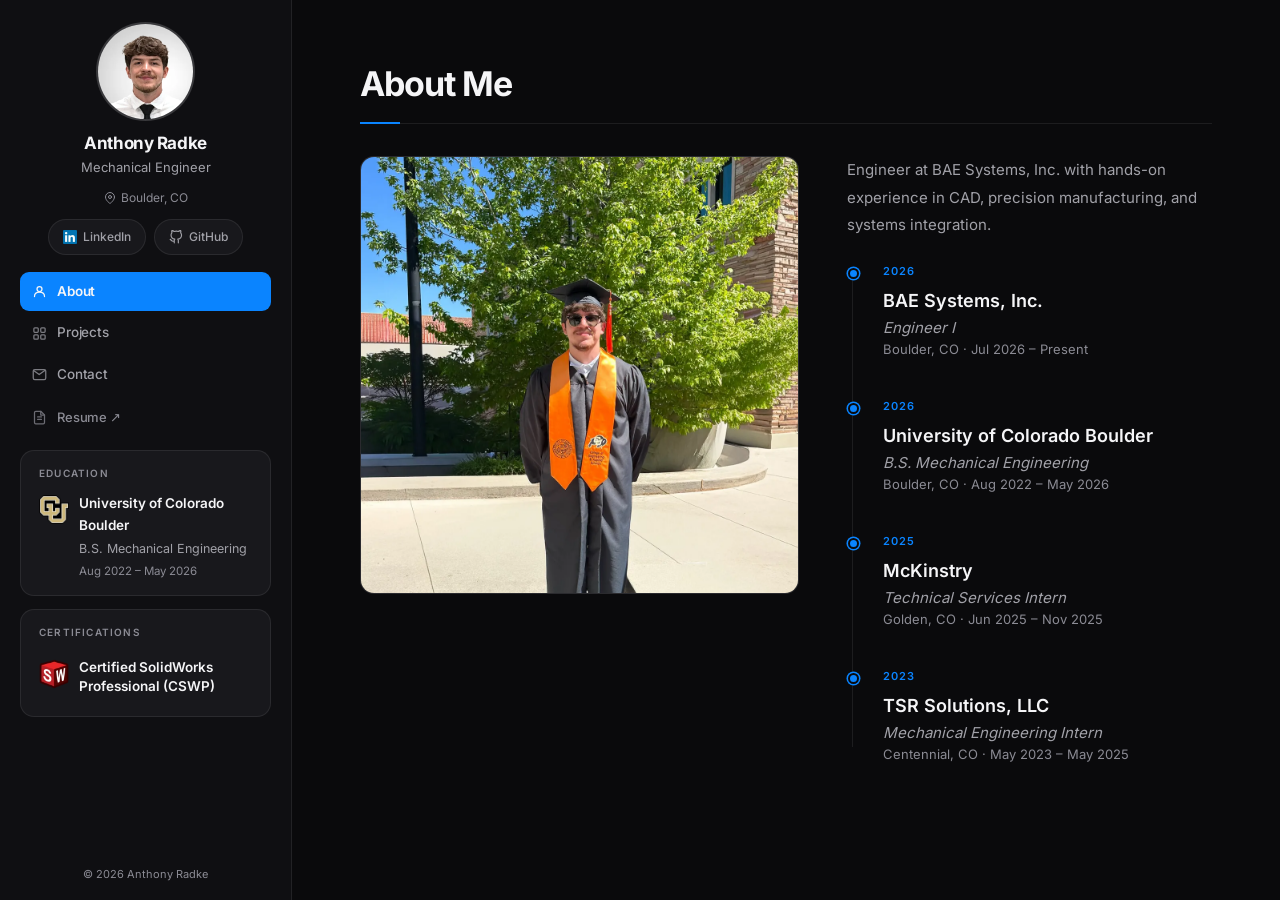
<file: index.html>
<!DOCTYPE html>
<html lang="en">
<head>
    <meta charset="UTF-8">
    <meta name="viewport" content="width=device-width, initial-scale=1.0">
    <meta name="description" content="Anthony Radke is a mechanical engineer (B.S., CU Boulder) and Certified SolidWorks Professional focused on CAD, sheet metal design, DFM, and precision mechanical systems.">
    <meta name="theme-color" content="#0a0a0c">
    <title>Anthony Radke | Mechanical Engineer</title>
    <link rel="canonical" href="https://anthonyradke.com/">
    <link rel="icon" href="/favicon.ico" sizes="48x48">
    <link rel="icon" href="/images/icon-192.png" type="image/png" sizes="192x192">
    <link rel="apple-touch-icon" href="/apple-touch-icon.png">

    <meta property="og:type" content="website">
    <meta property="og:site_name" content="Anthony Radke">
    <meta property="og:title" content="Anthony Radke | Mechanical Engineer">
    <meta property="og:description" content="Mechanical engineering portfolio: CAD, sheet metal design, DFM, and precision mechanical systems.">
    <meta property="og:url" content="https://anthonyradke.com/">
    <meta property="og:image" content="https://anthonyradke.com/images/og-home.jpg">
    <meta property="og:image:width" content="1200">
    <meta property="og:image:height" content="630">
    <meta property="og:image:alt" content="Anthony Radke, Mechanical Engineer, CU Boulder">
    <meta name="twitter:card" content="summary_large_image">

    <script type="application/ld+json">
    {
        "@context": "https://schema.org",
        "@type": "Person",
        "name": "Anthony Radke",
        "url": "https://anthonyradke.com/",
        "image": "https://anthonyradke.com/images/profile.webp",
        "jobTitle": "Engineer I",
        "worksFor": { "@type": "Organization", "name": "BAE Systems, Inc." },
        "email": "mailto:ar@anthonyradke.com",
        "address": { "@type": "PostalAddress", "addressLocality": "Boulder", "addressRegion": "CO", "addressCountry": "US" },
        "alumniOf": { "@type": "CollegeOrUniversity", "name": "University of Colorado Boulder" },
        "hasCredential": { "@type": "EducationalOccupationalCredential", "name": "Certified SolidWorks Professional (CSWP)" },
        "sameAs": ["https://linkedin.com/in/anthonyradke", "https://github.com/anthonyradke"]
    }
    </script>

    <link rel="preload" href="/fonts/inter-latin.woff2" as="font" type="font/woff2" crossorigin>
    <link rel="stylesheet" href="css/styles.css?v=16">
    <script src="js/sidebar.js?v=7"></script>
</head>
<body>

    <!-- MOBILE HEADER -->
    <div class="mobile-header">
        <button class="mobile-toggle" id="mobileToggle" aria-label="Toggle menu" aria-expanded="false">
            <span></span><span></span><span></span>
        </button>
        <span class="mobile-name">Anthony Radke</span>
    </div>
    <div class="sidebar-overlay" id="sidebarOverlay"></div>

    <div class="app-shell">

        <!-- ========== SIDEBAR ========== -->
        <app-sidebar></app-sidebar>

        <!-- ========== MAIN CONTENT ========== -->
        <main class="main-content">

            <!-- ABOUT -->
            <section id="about" class="page-section active">
                <h2>About Me</h2>
                <div class="about-content">
                    <div class="about-image-frame">
                        <img src="images/about.webp" alt="Anthony Radke" class="about-image" width="1200" height="1600" fetchpriority="high">
                    </div>
                    <div class="about-text">
                        <p>Engineer at BAE Systems, Inc. with hands-on experience in CAD, precision manufacturing, and systems integration.</p>

                        <div class="timeline">

                            <div class="timeline-item">
                                <div class="timeline-dot"></div>
                                <div class="timeline-year">2026</div>
                                <div class="timeline-content">
                                    <h3>BAE Systems, Inc.</h3>
                                    <p class="timeline-role">Engineer I</p>
                                    <p class="timeline-meta">Boulder, CO &middot; Jul 2026 – Present</p>
                                </div>
                            </div>

                            <div class="timeline-item">
                                <div class="timeline-dot"></div>
                                <div class="timeline-year">2026</div>
                                <div class="timeline-content">
                                    <h3>University of Colorado Boulder</h3>
                                    <p class="timeline-role">B.S. Mechanical Engineering</p>
                                    <p class="timeline-meta">Boulder, CO &middot; Aug 2022 – May 2026</p>
                                </div>
                            </div>

                            <div class="timeline-item">
                                <div class="timeline-dot"></div>
                                <div class="timeline-year">2025</div>
                                <div class="timeline-content">
                                    <h3>McKinstry</h3>
                                    <p class="timeline-role">Technical Services Intern</p>
                                    <p class="timeline-meta">Golden, CO &middot; Jun 2025 – Nov 2025</p>
                                </div>
                            </div>

                            <div class="timeline-item">
                                <div class="timeline-dot"></div>
                                <div class="timeline-year">2023</div>
                                <div class="timeline-content">
                                    <h3>TSR Solutions, LLC</h3>
                                    <p class="timeline-role">Mechanical Engineering Intern</p>
                                    <p class="timeline-meta">Centennial, CO &middot; May 2023 – May 2025</p>
                                </div>
                            </div>

                        </div>
                    </div>
                </div>
            </section>

            <!-- PROJECTS -->
            <section id="projects" class="page-section">
                <h2>Projects</h2>
                <div class="projects-grid">

                    <div class="project-card-wrap">
                        <a href="projects/seeder/" class="project-card">
                            <div class="project-image-wrap">
                                <img src="images/projects/seeder/poster-card.webp" alt="Automated Precision Seed Dispensing System" width="800" height="600" loading="lazy" decoding="async">
                                <div class="project-overlay"><span>View Details</span></div>
                            </div>
                            <div class="project-info">
                                <h3>Automated Precision Seed Dispensing System</h3>
                                <p class="project-tags">SolidWorks &middot; Sheet Metal Design &middot; GD&amp;T &middot; DFM &middot; Rapid Prototyping</p>
                                <p class="project-desc">Modular precision seeder designed for Rooted Robotics; places single seeds into individual tray cells at 95% accuracy, integrating with their conveyor for under $5,000.</p>
                            </div>
                        </a>
                        <button type="button" class="project-poster-btn" data-cert="images/projects/seeder/poster.webp" data-cert-title="Automated Precision Seed Dispensing System: Poster"><svg xmlns="http://www.w3.org/2000/svg" width="12" height="12" viewBox="0 0 24 24" fill="none" stroke="currentColor" stroke-width="2.5" stroke-linecap="round" stroke-linejoin="round" aria-hidden="true"><path d="M15 3h6v6"/><path d="M10 14 21 3"/><path d="M18 13v6a2 2 0 0 1-2 2H5a2 2 0 0 1-2-2V8a2 2 0 0 1 2-2h6"/></svg>Poster</button>
                    </div>

                    <!-- To add a project: copy the <div class="project-card-wrap"> block above and update href, img src, title, tags, and desc -->

                </div>
            </section>

            <!-- CONTACT -->
            <section id="contact" class="page-section">
                <h2>Contact</h2>
                <p class="contact-intro">Have a project, opportunity, or question? I'd love to hear from you.</p>

                <!-- Address is assembled by main.js to keep it out of plain-text scrapers -->
                <div class="contact-email">
                    <a class="contact-email-link" id="contactEmail" data-user="ar" data-domain="anthonyradke.com">
                        <svg xmlns="http://www.w3.org/2000/svg" width="16" height="16" viewBox="0 0 24 24" fill="none" stroke="currentColor" stroke-width="2" stroke-linecap="round" stroke-linejoin="round" aria-hidden="true"><rect x="2" y="4" width="20" height="16" rx="2.5"></rect><path d="m2.5 5.5 9 6.5 9-6.5"></path></svg>
                        <span class="contact-email-text"></span>
                    </a>
                    <button type="button" class="contact-copy-btn" id="copyEmail" aria-label="Copy email address">
                        <svg xmlns="http://www.w3.org/2000/svg" width="13" height="13" viewBox="0 0 24 24" fill="none" stroke="currentColor" stroke-width="2" stroke-linecap="round" stroke-linejoin="round" aria-hidden="true"><rect x="9" y="9" width="13" height="13" rx="2"></rect><path d="M5 15H4a2 2 0 0 1-2-2V4a2 2 0 0 1 2-2h9a2 2 0 0 1 2 2v1"></path></svg>
                        <span>Copy</span>
                    </button>
                </div>

                <p class="contact-divider">Or send a message</p>
                <form
                    class="contact-form"
                    id="contactForm"
                    action="https://formspree.io/f/xzezerqg"
                    method="POST"
                >
                    <!-- Spam trap: bots fill this in, humans never see it -->
                    <input class="hp-field" type="text" name="_gotcha" tabindex="-1" autocomplete="off" aria-hidden="true">

                    <div class="form-row">
                        <div class="form-group">
                            <label for="name">Name</label>
                            <input type="text" id="name" name="name" placeholder="Your Name" required autocomplete="name">
                        </div>
                        <div class="form-group">
                            <label for="email">Email</label>
                            <input type="email" id="email" name="email" placeholder="your@email.com" required autocomplete="email">
                        </div>
                    </div>
                    <div class="form-group">
                        <label for="subject">Subject</label>
                        <input type="text" id="subject" name="subject" placeholder="What's this about?">
                    </div>
                    <div class="form-group">
                        <label for="message">Message</label>
                        <textarea id="message" name="message" rows="5" placeholder="Your message..." required></textarea>
                    </div>
                    <button type="submit" class="btn-submit">Send Message</button>
                    <p class="form-notice" id="formNotice" aria-live="polite"></p>
                </form>
            </section>

        </main>
    </div>

    <!-- ========== PDF MODAL ========== -->
    <div class="pdf-modal" id="pdfModal" role="dialog" aria-modal="true" aria-labelledby="pdfModalTitle">
        <div class="pdf-modal-inner">
            <div class="pdf-modal-header">
                <h2 class="pdf-modal-title" id="pdfModalTitle"></h2>
                <button class="pdf-modal-close" id="pdfModalClose" aria-label="Close modal">&times;</button>
            </div>
            <div class="pdf-modal-body">
                <img class="cert-img" id="certImg" alt="">
            </div>
        </div>
    </div>

    <script src="js/main.js?v=7"></script>
</body>
</html>
</file>
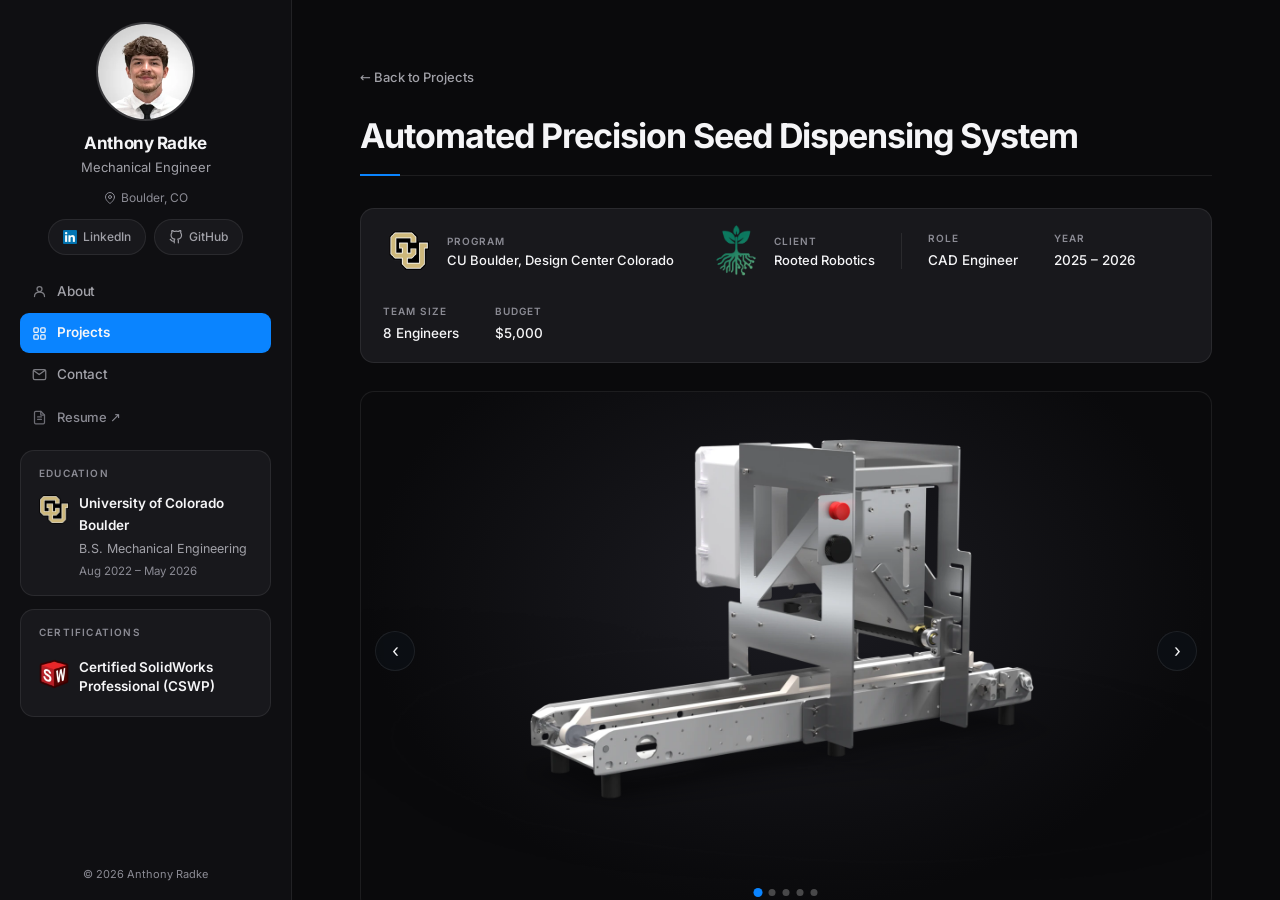
<file: projects/seeder/index.html>
<!DOCTYPE html>
<html lang="en">
<head>
    <meta charset="UTF-8">
    <meta name="viewport" content="width=device-width, initial-scale=1.0">
    <title>Automated Precision Seed Dispensing System | Anthony Radke</title>
    <meta name="description" content="Senior capstone for Rooted Robotics: a modular precision seeder that places single seeds into tray cells at 95% accuracy, built for under $5,000. CAD, sheet metal design, and testing by Anthony Radke.">
    <meta name="theme-color" content="#0a0a0c">
    <link rel="canonical" href="https://anthonyradke.com/projects/seeder/">
    <link rel="icon" href="/favicon.ico" sizes="48x48">
    <link rel="icon" href="/images/icon-192.png" type="image/png" sizes="192x192">
    <link rel="apple-touch-icon" href="/apple-touch-icon.png">

    <meta property="og:type" content="article">
    <meta property="og:site_name" content="Anthony Radke">
    <meta property="og:title" content="Automated Precision Seed Dispensing System">
    <meta property="og:description" content="A modular precision seeder for Rooted Robotics: single-seed placement at 95% accuracy, built for under $5,000.">
    <meta property="og:url" content="https://anthonyradke.com/projects/seeder/">
    <meta property="og:image" content="https://anthonyradke.com/images/projects/seeder/og.jpg">
    <meta property="og:image:width" content="1200">
    <meta property="og:image:height" content="630">
    <meta property="og:image:alt" content="Rendered CAD assembly of the precision seeder mounted on a conveyor">
    <meta name="twitter:card" content="summary_large_image">

    <link rel="preload" href="/fonts/inter-latin.woff2" as="font" type="font/woff2" crossorigin>
    <link rel="preload" href="../../images/projects/seeder/carousel1.webp" as="image" fetchpriority="high">
    <link rel="stylesheet" href="../../css/styles.css?v=16">
    <script src="../../js/sidebar.js?v=7"></script>
</head>
<body>

    <!-- MOBILE HEADER -->
    <div class="mobile-header">
        <button class="mobile-toggle" id="mobileToggle" aria-label="Toggle menu" aria-expanded="false">
            <span></span><span></span><span></span>
        </button>
        <span class="mobile-name">Anthony Radke</span>
    </div>
    <div class="sidebar-overlay" id="sidebarOverlay"></div>

    <div class="app-shell">

        <!-- ========== SIDEBAR ========== -->
        <app-sidebar></app-sidebar>

        <!-- ========== MAIN CONTENT ========== -->
        <main class="main-content">
            <div class="page-section active">

                <a href="/#projects" class="back-link">← Back to Projects</a>

                <h1>Automated Precision Seed Dispensing System</h1>

                <!-- PROJECT INFO BAR -->
                <div class="project-info-bar">
                    <div class="project-logo-card">
                        <div class="project-logo-slot">
                            <img src="../../images/cu-logo.webp" alt="CU Boulder, Design Center Colorado" width="128" height="124" style="width:78%;height:78%">
                        </div>
                        <div class="project-logo-meta">
                            <span class="project-logo-label">Program</span>
                            <span class="project-logo-org">CU Boulder, Design Center Colorado</span>
                        </div>
                    </div>
                    <div class="project-logo-card">
                        <div class="project-logo-slot">
                            <img src="../../images/rooted-logo.webp" alt="Rooted Robotics" width="128" height="125">
                        </div>
                        <div class="project-logo-meta">
                            <span class="project-logo-label">Client</span>
                            <span class="project-logo-org">Rooted Robotics</span>
                        </div>
                    </div>
                    <div class="project-info-bar-divider"></div>
                    <div class="project-meta-item">
                        <span class="project-meta-label">Role</span>
                        <span class="project-meta-value">CAD Engineer</span>
                    </div>
                    <div class="project-meta-item">
                        <span class="project-meta-label">Year</span>
                        <span class="project-meta-value">2025 – 2026</span>
                    </div>
                    <div class="project-meta-item">
                        <span class="project-meta-label">Team Size</span>
                        <span class="project-meta-value">8 Engineers</span>
                    </div>
                    <div class="project-meta-item">
                        <span class="project-meta-label">Budget</span>
                        <span class="project-meta-value">$5,000</span>
                    </div>
                </div>

                <!-- HERO CAROUSEL -->
                <div class="hero-carousel" id="heroCarousel">
                    <div class="hero-carousel-track" id="heroTrack">
                        <div class="hero-carousel-slide" data-caption="Full Assembly — View 1">
                            <img src="../../images/projects/seeder/carousel1.webp" alt="Full assembly view 1" data-img-title="Assembly View 1" fetchpriority="high">
                        </div>
                        <div class="hero-carousel-slide" data-caption="Full Assembly — View 2">
                            <img src="../../images/projects/seeder/carousel2.webp" alt="Full assembly view 2" data-img-title="Assembly View 2" loading="lazy" decoding="async">
                        </div>
                        <div class="hero-carousel-slide" data-caption="Full Assembly — View 3">
                            <img src="../../images/projects/seeder/carousel3.webp" alt="Full assembly view 3" data-img-title="Assembly View 3" loading="lazy" decoding="async">
                        </div>
                        <div class="hero-carousel-slide" data-caption="Full Assembly — View 4">
                            <img src="../../images/projects/seeder/carousel4.webp" alt="Full assembly view 4" data-img-title="Assembly View 4" loading="lazy" decoding="async">
                        </div>
                        <div class="hero-carousel-slide" data-caption="Full Assembly — View 5">
                            <img src="../../images/projects/seeder/carousel5.webp" alt="Full assembly view 5" data-img-title="Assembly View 5" loading="lazy" decoding="async">
                        </div>
                    </div>

                    <button class="carousel-btn carousel-btn-prev" id="carouselPrev" aria-label="Previous image">&#8249;</button>
                    <button class="carousel-btn carousel-btn-next" id="carouselNext" aria-label="Next image">&#8250;</button>

                    <div class="carousel-dots" id="carouselDots"></div>
                    <div class="carousel-caption" id="carouselCaption"></div>
                </div>


                <div class="skill-tags">
                    <span class="skill-tag">SolidWorks</span>
                    <span class="skill-tag">SolidWorks Visualize</span>
                    <span class="skill-tag">Sheet Metal Design</span>
                    <span class="skill-tag">GD&amp;T</span>
                    <span class="skill-tag">Mechanical Assembly</span>
                    <span class="skill-tag">DFM</span>
                    <span class="skill-tag">Tolerance Analysis</span>
                    <span class="skill-tag">Rapid Prototyping</span>
                </div>

                <div class="project-body">

                    <h3>Overview</h3>
                    <p>
                        Rooted Robotics builds compact automation tools for small-scale indoor farms. Their existing
                        microgreens seeder couldn't handle crops like lettuce, basil, or tree seedlings. Those require
                        a single seed placed precisely in the center of each soil cell. Our team of eight engineers
                        designed, built, and delivered a fully modular precision seeding system that integrates with
                        Rooted Robotics' existing conveyor infrastructure and targets a bill of materials under $5,000.
                    </p>
                    <p>
                        The system uses a motor-driven rotating shaft fitted with an interchangeable resin-printed sleeve.
                        Seeds load from the hopper into individual pockets in the resin-printed sleeve, and as the
                        sleeve rotates, each pocket drops a single seed into one cell of the tray below until every
                        cell is filled.
                    </p>

                    <!-- STAT ROW -->
                    <div class="project-stat-row">
                        <div class="project-stat">
                            <div class="project-stat-value">95%</div>
                            <div class="project-stat-label">Seeding Accuracy</div>
                        </div>
                        <div class="project-stat">
                            <div class="project-stat-value">$4,700</div>
                            <div class="project-stat-label">Total Build Cost</div>
                        </div>
                        <div class="project-stat">
                            <div class="project-stat-value">3–10s</div>
                            <div class="project-stat-label">Per-Tray Cycle Time</div>
                        </div>
                        <div class="project-stat">
                            <div class="project-stat-value">10,000+</div>
                            <div class="project-stat-label">Seed Capacity</div>
                        </div>
                    </div>

                    <h3>My Role</h3>
                    <div class="project-split project-split--img-right">
                        <div class="project-split__text">
                            <p>
                                I served as the team's CAD engineer, responsible for the majority of the mechanical design
                                from individual parts through complete assemblies and the final drawing package. This included
                                the rotating shaft assembly, sliding hopper, and sheet metal frame. Every part was modeled
                                in SolidWorks, with tolerances and manufacturing method considered at each step to keep the
                                design producible within our budget and timeline.
                            </p>
                            <p>
                                An indirect but significant part of my role was managing the CAD environment itself:
                                maintaining version control, tracking revisions, keeping file naming and drawing formatting
                                consistent, and structuring assemblies so that mates could be edited and parts swapped
                                without breaking the model. Keeping everything clean and modifiable became especially
                                important as the design iterated through multiple revisions across two semesters.
                            </p>
                            <p>
                                Beyond CAD, I participated in the physical build and was part of a significant portion of
                                testing: brush interface selection, sleeve geometry iteration, full-system seeding runs,
                                and timed cycle tests.
                            </p>
                        </div>
                        <figure class="project-figure">
                            <img src="../../images/projects/seeder/teamphoto.webp" alt="Team photo" width="1200" height="1141" loading="lazy" decoding="async" style="object-fit: cover;">
                            <figcaption style="text-align: center;">Senior Capstone Team Photo</figcaption>
                        </figure>
                    </div>

                    <h3>Sheet Metal Frame</h3>
                    <div class="project-split project-split--img-right">
                        <div class="project-split__text">
                            <p>
                                The structural backbone is four bent sheet-metal panels laser-cut from 3/16" 5052 aluminum,
                                outsourced to OshCut. 5052 is highly corrosion resistant, making it well suited for a
                                humid greenhouse environment. I designed each panel in SolidWorks using sheet metal features,
                                with the goal of making them complex enough to consolidate parts and reduce overall part count,
                                while keeping them simple enough to remain manufacturable as flat laser-cut blanks with
                                straightforward bends.
                            </p>
                            <p>
                                The front panel carries all operator-facing controls (Grayhill touch encoder and e-stop).
                                A dedicated motor mounting plate between the front and rear panels positions the Teknic NEMA 34
                                servo motor using a precision-machined bore that the motor presses directly into, providing
                                accurate and repeatable alignment. Triangular cutouts reduce panel mass while providing wiring
                                access. The frame assembly bolts directly to Rooted Robotics' existing conveyor, so customers
                                can purchase the seeder and mount it to their system without any additional hardware.
                            </p>
                        </div>
                        <div class="hero-carousel hero-carousel--section" id="frameCarousel">
                            <div class="hero-carousel-track" id="frameTrack">
                                <div class="hero-carousel-slide" data-caption="Frame Subassembly View"><img src="../../images/projects/seeder/frame1.webp" alt="Frame view 1" loading="lazy" decoding="async"></div>
                                <div class="hero-carousel-slide" data-caption="Front Panel"><img src="../../images/projects/seeder/frame2.webp" alt="Frame view 2" loading="lazy" decoding="async"></div>
                                <div class="hero-carousel-slide" data-caption="Back Panel"><img src="../../images/projects/seeder/frame3.webp" alt="Frame view 3" loading="lazy" decoding="async"></div>
                                <div class="hero-carousel-slide" data-caption="Motor Mount"><img src="../../images/projects/seeder/frame4.webp" alt="Frame view 4" loading="lazy" decoding="async"></div>
                                <div class="hero-carousel-slide" data-caption="User Control Panel"><img src="../../images/projects/seeder/frame5.webp" alt="Frame view 5" loading="lazy" decoding="async"></div>
                            </div>
                            <button class="carousel-btn carousel-btn-prev" id="framePrev" aria-label="Previous">&#8249;</button>
                            <button class="carousel-btn carousel-btn-next" id="frameNext" aria-label="Next">&#8250;</button>
                            <div class="carousel-dots" id="frameDots"></div>
                            <div class="carousel-caption" id="frameCaption"></div>
                        </div>
                    </div>

                    <h3>Sliding Hopper</h3>
                    <div class="project-split project-split--img-right">
                        <div class="project-split__text">
                            <p>
                                A fully removable hopper wasn't feasible because we provisioned for a vibration motor mounted
                                directly to the hopper to agitate seeds if needed, which required a fixed electrical connection.
                                Instead, I designed a sliding hopper that still lets operators swap seed types and clean quickly.
                                The hopper is rigidly mounted to two sliding carriages from Item24 that ride in T-slots of
                                40×40mm aluminum extrusion rails. The operator loosens a single cam-lock clamp, slides the
                                hopper to the far left over a collection bucket, then slides it back until it contacts
                                integrated hard stops. One motion, fully repeatable positioning, no lifting required.
                            </p>
                            <p>
                                The two hopper panels are cut from 1/8" 5052 aluminum. Mounting flaps are integrated directly
                                into the sheet metal geometry, eliminating separate brackets. A laser-cut polycarbonate window
                                on the front panel lets operators monitor seed level without disturbing the hopper. The lower
                                edge uses a strip brush interface at the top of the sleeve to prevent seeds from crushing
                                against the hard metal edge of the hopper and to prevent double seeding, ensuring only one
                                seed loads into each pocket.
                            </p>
                        </div>
                        <div class="hero-carousel hero-carousel--section" id="hopperCarousel">
                            <div class="hero-carousel-track" id="hopperTrack">
                                <div class="hero-carousel-slide" data-caption="Hopper Subassembly View"><img src="../../images/projects/seeder/hopper1.webp" alt="Hopper view 1" loading="lazy" decoding="async"></div>
                                <div class="hero-carousel-slide" data-caption="Sliding Carriage"><img src="../../images/projects/seeder/hopper2.webp" alt="Hopper view 2" loading="lazy" decoding="async"></div>
                                <div class="hero-carousel-slide" data-caption="Mounted Sliding Hopper"><img src="../../images/projects/seeder/hopper3.webp" alt="Hopper view 3" loading="lazy" decoding="async"></div>
                                <div class="hero-carousel-slide" data-caption="Hopper Section View"><img src="../../images/projects/seeder/hopper4.webp" alt="Hopper view 4" loading="lazy" decoding="async"></div>
                                <div class="hero-carousel-slide" data-caption="Hopper/Shaft Brush Interface"><img src="../../images/projects/seeder/hopper5.webp" alt="Hopper view 5" loading="lazy" decoding="async"></div>
                            </div>
                            <button class="carousel-btn carousel-btn-prev" id="hopperPrev" aria-label="Previous">&#8249;</button>
                            <button class="carousel-btn carousel-btn-next" id="hopperNext" aria-label="Next">&#8250;</button>
                            <div class="carousel-dots" id="hopperDots"></div>
                            <div class="carousel-caption" id="hopperCaption"></div>
                        </div>
                    </div>

                    <h3>Rotating Shaft Assembly</h3>
                    <p>
                        The shaft assembly is the precision core of the system. It consists of a 20mm 304 stainless-steel
                        keyed shaft sourced from McMaster-Carr, a resin-printed interchangeable sleeve, two oil-embedded
                        bronze sleeve bearings mounted on aluminum pillow blocks, a spider coupling connecting the NEMA 34 motor,
                        and a dual-collar axial constraint system.
                    </p>
                    <p>
                        The sleeve is printed on a resin printer at Rooted Robotics' facility at 100% infill to prevent
                        cracking. Each sleeve contains six circumferential rows of slots, one row per tray cell row,
                        that capture a single seed and release it as the slot passes the bottom of its rotation arc.
                        Sleeves are interchangeable for different tray configurations (5 to 13 cells per row) and seed
                        sizes (3–7mm diameter). On the left, a two-piece clamping collar sets the axial home position.
                        On the right, a quick-release collar enables tool-free sleeve swaps in seconds. The right-side
                        bearing block is secured with wing nuts so it can be lifted away to free the sleeve without
                        any tools.
                    </p>
                    <p>
                        The mounting blocks for both bearings are machined from 6061 aluminum bar stock. I designed
                        the block geometry for simplicity: bandsaw and end mill operations only, while holding the
                        shaft elevation and alignment relative to the hopper outlet.
                    </p>

                    <div class="hero-carousel hero-carousel--section" id="shaftCarousel">
                        <div class="hero-carousel-track" id="shaftTrack">
                            <div class="hero-carousel-slide" data-caption="Rotating Shaft Subassembly View 1"><img src="../../images/projects/seeder/shaft1.webp" alt="Shaft assembly view 1" loading="lazy" decoding="async"></div>
                            <div class="hero-carousel-slide" data-caption="Rotating Shaft Subassembly View 2"><img src="../../images/projects/seeder/shaft2.webp" alt="Shaft assembly view 2" loading="lazy" decoding="async"></div>
                            <div class="hero-carousel-slide" data-caption="Rotating Shaft Subassembly View 3"><img src="../../images/projects/seeder/shaft3.webp" alt="Shaft assembly view 3" loading="lazy" decoding="async"></div>
                            <div class="hero-carousel-slide" data-caption="Interchangeable Sleeve"><img src="../../images/projects/seeder/shaft4.webp" alt="Shaft assembly view 4" loading="lazy" decoding="async"></div>
                        </div>
                        <button class="carousel-btn carousel-btn-prev" id="shaftPrev" aria-label="Previous">&#8249;</button>
                        <button class="carousel-btn carousel-btn-next" id="shaftNext" aria-label="Next">&#8250;</button>
                        <div class="carousel-dots" id="shaftDots"></div>
                        <div class="carousel-caption" id="shaftCaption"></div>
                    </div>

                    <h3>Testing &amp; Results</h3>
                    <p>
                        Testing spanned several phases over two semesters. Early prototyping used PLA sleeves and
                        manual shaft rotation to isolate the seed-crushing problem at the hopper-sleeve interface.
                        That work drove the switch to a modified hopper geometry and the strip brush solution.
                    </p>
                    <p>
                        I was directly involved in three major test campaigns:
                    </p>
                    <ul>
                        <li><strong>Brush selection:</strong> Tested brushes of varying bristle length, stiffness,
                            and filament material. Evaluated seed preservation, frictional drag on the shaft, and
                            single-seed slot-loading consistency. Final design uses two short, thin brushes in a
                            single holder, mounted perpendicular to the sleeve inside the hopper.</li>
                        <li><strong>Sleeve geometry iteration:</strong> Evaluated 8 slot profiles (teardrop, pyramid,
                            cylinder, obround, bulb, D-shape, large cone, small cone) using slow-motion camera
                            analysis of seed release. Bulb, teardrop, and pyramid were eliminated for double seeding.
                            The large cone geometry achieved the most consistent single-seed loading and uniform
                            release timing, and was selected for production.</li>
                        <li><strong>Full system seeding and timing runs:</strong> Rather than dialing in one tray
                            configuration, we developed a systematic method for programming motor velocities to
                            accommodate different tray sizes. This gave the machine a repeatable process for scaling
                            to new configurations without starting from scratch each time.</li>
                    </ul>
                    <p>
                        The system achieved <strong>95% seeding accuracy</strong>, completing a full tray in the
                        3–10 second window specified by the client. The final build came in at $4,692.57, within
                        the $5,000 budget.
                    </p>
                    <p>
                        To confirm the machine wasn't damaging seeds, we ran a germination comparison in controlled
                        greenhouse conditions, planting one tray by hand and one by machine with all other variables
                        held constant. The hand-planted tray germinated 67 seeds; the machine-planted tray germinated
                        64, a 95.5% germination rate relative to hand planting, meeting our requirement.
                    </p>

                    <h3>What I Learned</h3>
                    <p>
                        This project sharpened my ability to design for manufacturability under real constraints.
                        Every sheet metal part had to be confirmed manufacturable with OshCut before ordering, and
                        iterating on the hopper geometry to solve the seed-crushing problem taught me how much a
                        single interface can change a design's entire architecture.
                    </p>
                    <p>
                        Working across every level of the design, from individual fasteners to the complete assembly, also gave
                        me a much deeper appreciation for tolerance stack-ups. Small positional errors in the shaft
                        relative to the hopper outlet had an outsized effect on seeding accuracy, and managing that
                        through the mounting block geometry was one of the most demanding parts of the design.
                    </p>
                    <p>
                        Building and testing the physical machine alongside the CAD work closed the loop in a way
                        that pure design work doesn't. Watching a sleeve geometry that looked right on screen fail
                        to load seeds consistently, then iterating back to CAD to adjust the profile, was the most
                        valuable engineering feedback cycle I've experienced.
                    </p>

                </div>

            </div>
        </main>
    </div>

    <!-- ========== PDF MODAL (certs only) ========== -->
    <div class="pdf-modal" id="pdfModal" role="dialog" aria-modal="true" aria-labelledby="pdfModalTitle">
        <div class="pdf-modal-inner">
            <div class="pdf-modal-header">
                <h2 class="pdf-modal-title" id="pdfModalTitle"></h2>
                <button class="pdf-modal-close" id="pdfModalClose" aria-label="Close modal">&times;</button>
            </div>
            <div class="pdf-modal-body">
                <img class="cert-img" id="certImg" alt="">
            </div>
        </div>
    </div>

    <!-- ========== IMAGE MODAL ========== -->
    <div class="img-modal" id="imgModal" role="dialog" aria-modal="true" aria-labelledby="imgModalTitle">
        <div class="img-modal-inner">
            <div class="img-modal-header">
                <div class="img-modal-header-left">
                    <span class="img-modal-title" id="imgModalTitle"></span>
                    <span class="img-modal-counter" id="imgModalCounter"></span>
                </div>
                <button class="img-modal-close" id="imgModalClose" aria-label="Close">&times;</button>
            </div>
            <div class="img-modal-carousel">
                <div class="img-modal-track" id="imgModalTrack"></div>
                <button class="carousel-btn carousel-btn-prev" id="imgModalPrev" aria-label="Previous image">&#8249;</button>
                <button class="carousel-btn carousel-btn-next" id="imgModalNext" aria-label="Next image">&#8250;</button>
            </div>
            <div class="img-modal-footer">
                <div class="img-modal-caption" id="imgModalCaption"></div>
                <div class="img-modal-dots" id="imgModalDots"></div>
            </div>
        </div>
    </div>

    <script src="../../js/main.js?v=7"></script>
    <script>
    // ── Image modal ────────────────────────────────────────────────────────
    const imgModal        = document.getElementById('imgModal');
    const imgModalTrack   = document.getElementById('imgModalTrack');
    const imgModalTitle   = document.getElementById('imgModalTitle');
    const imgModalCounter = document.getElementById('imgModalCounter');
    const imgModalCaption = document.getElementById('imgModalCaption');
    const imgModalDots    = document.getElementById('imgModalDots');

    let modalImgs    = [];
    let modalCurrent = 0;
    let modalDots    = [];

    function buildModal(imgs) {
        imgModalTrack.innerHTML  = '';
        imgModalDots.innerHTML   = '';
        imgModalTrack.style.transition = 'none';
        imgModalTrack.style.transform  = 'translateX(0)';
        modalImgs = imgs;
        modalDots = imgs.map((item, i) => {
            const slide = document.createElement('div');
            slide.className = 'img-modal-slide';
            const img = document.createElement('img');
            img.src = item.src; img.alt = item.title;
            slide.appendChild(img);
            imgModalTrack.appendChild(slide);

            const dot = document.createElement('button');
            dot.className = 'carousel-dot';
            dot.setAttribute('aria-label', 'View ' + item.title);
            dot.addEventListener('click', () => modalGoTo(i));
            imgModalDots.appendChild(dot);
            return dot;
        });
    }

    function modalGoTo(index, instant) {
        const prev = modalCurrent;
        modalCurrent = (index + modalImgs.length) % modalImgs.length;
        if (instant) { imgModalTrack.style.transition = 'none'; void imgModalTrack.offsetWidth; }
        else           imgModalTrack.style.transition = '';
        imgModalTrack.style.transform = `translateX(-${modalCurrent * 100}%)`;
        modalDots.forEach((d, i) => d.classList.toggle('active', i === modalCurrent));
        imgModalTitle.textContent   = modalImgs[modalCurrent].title;
        imgModalCounter.textContent = `${modalCurrent + 1} / ${modalImgs.length}`;
        if (instant || prev === modalCurrent) {
            imgModalCaption.textContent = modalImgs[modalCurrent].caption;
        } else {
            imgModalCaption.classList.add('fading');
            setTimeout(() => { imgModalCaption.textContent = modalImgs[modalCurrent].caption; imgModalCaption.classList.remove('fading'); }, 150);
        }
    }

    let imgCloseTimer;
    let imgReturnFocus = null;

    function openImgModal(imgs, index) {
        clearTimeout(imgCloseTimer);
        imgModal.classList.remove('closing');
        imgReturnFocus = document.activeElement;
        buildModal(imgs);
        imgModal.classList.add('active');
        modalGoTo(index, true);
        document.getElementById('imgModalClose').focus({ focusVisible: false });
    }

    function closeImgModal() {
        if (!imgModal.classList.contains('active')) return;
        imgModal.classList.add('closing');
        imgCloseTimer = setTimeout(() => imgModal.classList.remove('active', 'closing'), 220);
        if (imgReturnFocus && imgReturnFocus.isConnected) imgReturnFocus.focus();
    }

    document.getElementById('imgModalClose').addEventListener('click', closeImgModal);
    document.getElementById('imgModalPrev').addEventListener('click', () => modalGoTo(modalCurrent - 1));
    document.getElementById('imgModalNext').addEventListener('click', () => modalGoTo(modalCurrent + 1));
    imgModal.addEventListener('click', e => { if (e.target === imgModal) closeImgModal(); });
    document.addEventListener('keydown', e => {
        if (!imgModal.classList.contains('active')) return;
        if (e.key === 'Escape')     closeImgModal();
        if (e.key === 'ArrowLeft')  modalGoTo(modalCurrent - 1);
        if (e.key === 'ArrowRight') modalGoTo(modalCurrent + 1);
    });

    // ── Unified carousel init (seamless loop, auto-advance, hover, touch, modal) ──
    const reduceMotion = window.matchMedia('(prefers-reduced-motion: reduce)');

    function initCarousel(carouselId, trackId, prevId, nextId, dotsId, captionId, imgs) {
        const carouselEl = document.getElementById(carouselId);
        const track      = document.getElementById(trackId);
        const dotsWrap   = document.getElementById(dotsId);
        const captionEl  = document.getElementById(captionId);
        const origSlides = Array.from(track.querySelectorAll('.hero-carousel-slide'));
        const total      = origSlides.length;

        // Seamless clone wrap
        track.insertBefore(origSlides[total - 1].cloneNode(true), origSlides[0]);
        track.appendChild(origSlides[0].cloneNode(true));

        let ci          = 1;
        let realCurrent = 0;
        let autoTimer   = null;
        let inView      = false;
        let hovered     = false;

        // Slides are lazy-loaded; once the carousel is near the viewport, load the
        // current slide's neighbours so they're ready before they slide in.
        function warm(c) {
            if (!inView) return;
            [c - 1, c, c + 1].forEach(i => {
                const img = track.children[i] && track.children[i].querySelector('img');
                if (img && img.loading === 'lazy') img.loading = 'eager';
            });
        }

        function clonedToReal(c) {
            if (c === 0)         return total - 1;
            if (c === total + 1) return 0;
            return c - 1;
        }

        function moveTo(newCi, instant) {
            if (instant) { track.style.transition = 'none'; void track.offsetWidth; }
            else           track.style.transition = '';
            track.style.transform = `translateX(-${newCi * 100}%)`;
            ci = newCi;
            realCurrent = clonedToReal(ci);
            warm(ci);
            dots.forEach((d, i) => d.classList.toggle('active', i === realCurrent));
            if (!instant) {
                captionEl.classList.add('fading');
                setTimeout(() => { captionEl.textContent = origSlides[realCurrent].dataset.caption || ''; captionEl.classList.remove('fading'); }, 150);
            }
        }

        const dots = origSlides.map((_, i) => {
            const d = document.createElement('button');
            d.className = 'carousel-dot';
            d.setAttribute('aria-label', 'Go to slide ' + (i + 1));
            d.addEventListener('click', () => { moveTo(i + 1, false); resetAuto(); });
            dotsWrap.appendChild(d);
            return d;
        });

        // Auto-advance only while visible, not hovered, tab active, and motion allowed.
        // Also called after manual navigation to restart the 4.5 s countdown.
        function resetAuto() {
            clearInterval(autoTimer);
            autoTimer = null;
            if (inView && !hovered && !document.hidden && !reduceMotion.matches) {
                autoTimer = setInterval(() => moveTo(ci + 1, false), 4500);
            }
        }

        new IntersectionObserver(([entry]) => {
            inView = entry.isIntersecting;
            warm(ci);
            resetAuto();
        }, { rootMargin: '200px 0px' }).observe(carouselEl);

        document.addEventListener('visibilitychange', resetAuto);
        reduceMotion.addEventListener('change', resetAuto);

        track.addEventListener('transitionend', () => {
            if (ci === 0)          moveTo(total,     true);
            else if (ci === total + 1) moveTo(1, true);
        });

        document.getElementById(prevId).addEventListener('click', () => { moveTo(ci - 1, false); resetAuto(); });
        document.getElementById(nextId).addEventListener('click', () => { moveTo(ci + 1, false); resetAuto(); });

        carouselEl.addEventListener('click', e => {
            if (e.target.closest('.carousel-btn') || e.target.closest('.carousel-dots')) return;
            openImgModal(imgs, realCurrent);
        });

        carouselEl.addEventListener('mouseenter', () => { hovered = true;  resetAuto(); });
        carouselEl.addEventListener('mouseleave', () => { hovered = false; resetAuto(); });

        let tx = 0;
        carouselEl.addEventListener('touchstart', e => { tx = e.touches[0].clientX; }, { passive: true });
        carouselEl.addEventListener('touchend',   e => {
            const dx = e.changedTouches[0].clientX - tx;
            if (Math.abs(dx) > 40) { moveTo(ci + (dx < 0 ? 1 : -1), false); resetAuto(); }
        });

        moveTo(1, true);
        captionEl.textContent = origSlides[0].dataset.caption || '';
        resetAuto();
    }

    // ── Carousel instances ─────────────────────────────────────────────────
    const HERO_IMGS = [
        { src: '../../images/projects/seeder/carousel1.webp', title: 'Assembly View 1', caption: 'Full Assembly — View 1' },
        { src: '../../images/projects/seeder/carousel2.webp', title: 'Assembly View 2', caption: 'Full Assembly — View 2' },
        { src: '../../images/projects/seeder/carousel3.webp', title: 'Assembly View 3', caption: 'Full Assembly — View 3' },
        { src: '../../images/projects/seeder/carousel4.webp', title: 'Assembly View 4', caption: 'Full Assembly — View 4' },
        { src: '../../images/projects/seeder/carousel5.webp', title: 'Assembly View 5', caption: 'Full Assembly — View 5' },
    ];
    const FRAME_IMGS = [
        { src: '../../images/projects/seeder/frame1.webp', title: 'Frame View 1', caption: 'Frame Subassembly View' },
        { src: '../../images/projects/seeder/frame2.webp', title: 'Frame View 2', caption: 'Front Panel' },
        { src: '../../images/projects/seeder/frame3.webp', title: 'Frame View 3', caption: 'Back Panel' },
        { src: '../../images/projects/seeder/frame4.webp', title: 'Frame View 4', caption: 'Motor Mount' },
        { src: '../../images/projects/seeder/frame5.webp', title: 'Frame View 5', caption: 'User Control Panel' },
    ];
    const HOPPER_IMGS = [
        { src: '../../images/projects/seeder/hopper1.webp', title: 'Hopper View 1', caption: 'Hopper Subassembly View' },
        { src: '../../images/projects/seeder/hopper2.webp', title: 'Hopper View 2', caption: 'Sliding Carriage' },
        { src: '../../images/projects/seeder/hopper3.webp', title: 'Hopper View 3', caption: 'Mounted Sliding Hopper' },
        { src: '../../images/projects/seeder/hopper4.webp', title: 'Hopper View 4', caption: 'Hopper Section View' },
        { src: '../../images/projects/seeder/hopper5.webp', title: 'Hopper View 5', caption: 'Hopper/Shaft Brush Interface' },
    ];
    const SHAFT_IMGS = [
        { src: '../../images/projects/seeder/shaft1.webp', title: 'Shaft View 1', caption: 'Rotating Shaft Subassembly View 1' },
        { src: '../../images/projects/seeder/shaft2.webp', title: 'Shaft View 2', caption: 'Rotating Shaft Subassembly View 2' },
        { src: '../../images/projects/seeder/shaft3.webp', title: 'Shaft View 3', caption: 'Rotating Shaft Subassembly View 3' },
        { src: '../../images/projects/seeder/shaft4.webp', title: 'Shaft View 4', caption: 'Interchangeable Sleeve' },
    ];

    initCarousel('heroCarousel',   'heroTrack',   'carouselPrev', 'carouselNext', 'carouselDots', 'carouselCaption', HERO_IMGS);
    initCarousel('frameCarousel',  'frameTrack',  'framePrev',    'frameNext',    'frameDots',    'frameCaption',    FRAME_IMGS);
    initCarousel('hopperCarousel', 'hopperTrack', 'hopperPrev',   'hopperNext',   'hopperDots',   'hopperCaption',   HOPPER_IMGS);
    initCarousel('shaftCarousel',  'shaftTrack',  'shaftPrev',    'shaftNext',    'shaftDots',    'shaftCaption',    SHAFT_IMGS);

    // ── Scroll reveal ──────────────────────────────────────────────────────
    const revealObserver = new IntersectionObserver((entries) => {
        entries.forEach(entry => {
            if (entry.isIntersecting) {
                entry.target.classList.add('revealed');
                revealObserver.unobserve(entry.target);
            }
        });
    }, { threshold: 0.08 });

    document.querySelectorAll(
        '.project-body h3, .project-body p, .project-body ul, .project-figure, .project-figure-grid, .project-split, .hero-carousel--section'
    ).forEach(el => {
        el.classList.add('scroll-reveal');
        revealObserver.observe(el);
    });

    // ── Stat card staggered entrance ───────────────────────────────────────
    const statObserver = new IntersectionObserver((entries) => {
        entries.forEach(entry => {
            if (entry.isIntersecting) {
                entry.target.querySelectorAll('.project-stat').forEach((stat, i) => {
                    setTimeout(() => stat.classList.add('stat-visible'), i * 90);
                });
                statObserver.unobserve(entry.target);
            }
        });
    }, { threshold: 0.2 });

    document.querySelectorAll('.project-stat-row').forEach(row => statObserver.observe(row));
    </script>
</body>
</html>
</file>
<file: css/styles.css>
/* ===========================================
   MECHANICAL ENGINEERING PORTFOLIO — dark mode
   =========================================== */

/* ---------- Font (self-hosted Inter, variable 400–700) ---------- */
@font-face {
    font-family: 'Inter';
    font-style: normal;
    font-weight: 400 700;
    font-display: swap;
    src: url('../fonts/inter-latin.woff2') format('woff2');
    unicode-range: U+0000-00FF, U+0131, U+0152-0153, U+02BB-02BC, U+02C6, U+02DA, U+02DC, U+0304, U+0308, U+0329, U+2000-206F, U+20AC, U+2122, U+2191, U+2193, U+2212, U+2215, U+FEFF, U+FFFD;
}

@font-face {
    font-family: 'Inter';
    font-style: normal;
    font-weight: 400 700;
    font-display: swap;
    src: url('../fonts/inter-latin-ext.woff2') format('woff2');
    unicode-range: U+0100-02BA, U+02BD-02C5, U+02C7-02CC, U+02CE-02D7, U+02DD-02FF, U+0304, U+0308, U+0329, U+1D00-1DBF, U+1E00-1E9F, U+1EF2-1EFF, U+2020, U+20A0-20AB, U+20AD-20C0, U+2113, U+2C60-2C7F, U+A720-A7FF;
}

/* ---------- Custom Properties ---------- */
:root {
    --bg:             #0a0a0c;
    --bg-secondary:   #0f0f12;
    --sidebar-bg:     #0f0f12;
    --card-bg:        #18181c;
    --card-bg-raised: #1e1e23;
    --text:           #f5f5f7;
    --text-secondary: #a1a1a8;
    --text-muted:     #8b8b94;
    --accent:         #0a84ff;
    --accent-hover:   #3d9bff;
    --accent-soft:    rgba(10, 132, 255, 0.14);
    --border:         rgba(255, 255, 255, 0.08);
    --border-strong:  rgba(255, 255, 255, 0.14);
    --card-shadow:    0 10px 40px rgba(0, 0, 0, 0.45);
    --font:           'Inter', system-ui, -apple-system, sans-serif;
    --radius:         14px;
    --radius-sm:      9px;
    --transition:     0.2s cubic-bezier(0.16, 1, 0.3, 1);
    --ease:           cubic-bezier(0.16, 1, 0.3, 1);
    --sidebar-width:  292px;
    --mobile-header:  56px;
}

/* ---------- Reset ---------- */
*, *::before, *::after {
    margin: 0;
    padding: 0;
    box-sizing: border-box;
}

html, body {
    height: 100%;
    overflow: hidden;
}

body {
    font-family: var(--font);
    color: var(--text);
    background: var(--bg);
    line-height: 1.6;
    -webkit-font-smoothing: antialiased;
}

img {
    max-width: 100%;
    display: block;
}

a {
    color: inherit;
    text-decoration: none;
}

:focus-visible {
    outline: 2px solid var(--accent);
    outline-offset: 2px;
}

button {
    font: inherit;
    color: inherit;
}

/* ===========================================
   MOBILE HEADER
   =========================================== */
.mobile-header {
    display: none;
    position: fixed;
    top: 0;
    left: 0;
    right: 0;
    height: var(--mobile-header);
    background: var(--sidebar-bg);
    border-bottom: 1px solid var(--border);
    z-index: 200;
    align-items: center;
    padding: 0 20px;
    gap: 14px;
}

.mobile-name {
    font-size: 15px;
    font-weight: 600;
    letter-spacing: -0.02em;
    color: var(--text);
}

.mobile-toggle {
    display: flex;
    flex-direction: column;
    justify-content: center;
    gap: 5px;
    background: none;
    border: none;
    cursor: pointer;
    padding: 10px;
    margin-left: -10px;
    border-radius: 6px;
}

.mobile-toggle span {
    display: block;
    width: 20px;
    height: 1.5px;
    background: var(--text);
    transition: transform 0.3s, opacity 0.3s;
    transform-origin: center;
}

.mobile-toggle[aria-expanded="true"] span:nth-child(1) {
    transform: translateY(6.5px) rotate(45deg);
}

.mobile-toggle[aria-expanded="true"] span:nth-child(2) {
    opacity: 0;
    transform: scaleX(0);
}

.mobile-toggle[aria-expanded="true"] span:nth-child(3) {
    transform: translateY(-6.5px) rotate(-45deg);
}

/* ===========================================
   APP SHELL
   =========================================== */
.app-shell {
    display: flex;
    height: 100vh;
    height: 100dvh;
    overflow: hidden;
}

/* ===========================================
   SIDEBAR
   =========================================== */

/* Reserve sidebar space before web component renders */
app-sidebar {
    display: block;
    width: var(--sidebar-width);
    flex-shrink: 0;
    min-height: 100vh;
    min-height: 100dvh;
    background: var(--sidebar-bg);
    border-right: 1px solid var(--border);
}

.sidebar {
    width: var(--sidebar-width);
    flex-shrink: 0;
    height: 100vh;
    height: 100dvh;
    overflow-y: auto;
    background: var(--sidebar-bg);
    border-right: 1px solid var(--border);
    padding: clamp(13px, 2.4vh, 24px) 20px clamp(8px, 1.8vh, 18px);
    display: flex;
    flex-direction: column;
    gap: clamp(8px, 1.45vh, 14px);
    scrollbar-width: thin;
    scrollbar-color: var(--border) transparent;
}

.sidebar::-webkit-scrollbar { width: 4px; }
.sidebar::-webkit-scrollbar-track { background: transparent; }
.sidebar::-webkit-scrollbar-thumb {
    background: var(--border);
    border-radius: 4px;
}

/* Sidebar overlay (mobile) */
.sidebar-overlay {
    display: none;
    position: fixed;
    inset: 0;
    background: rgba(0, 0, 0, 0.65);
    z-index: 99;
}

.sidebar-overlay.active {
    display: block;
}

/* ---------- Sidebar Profile ---------- */
.sidebar-profile {
    text-align: center;
    padding-bottom: 4px;
}

.sidebar-avatar {
    width: clamp(76px, 11vh, 100px);
    height: clamp(76px, 11vh, 100px);
    border-radius: 50%;
    object-fit: cover;
    object-position: center top;
    border: 2px solid var(--border-strong);
    box-shadow: 0 0 0 4px transparent;
    margin: 0 auto clamp(8px, 1.4vh, 12px);
    background: var(--card-bg);
    transition: box-shadow 0.35s var(--ease), border-color 0.35s var(--ease), transform 0.35s var(--ease);
}

.sidebar-avatar:hover {
    border-color: var(--accent);
    box-shadow: 0 0 0 4px var(--accent-soft);
    transform: scale(1.03);
}

.sidebar-name {
    font-size: 17px;
    font-weight: 700;
    letter-spacing: -0.025em;
    color: var(--text);
    margin-bottom: 4px;
    line-height: 1.2;
}

.sidebar-role {
    font-size: 13px;
    color: var(--text-secondary);
    font-weight: 400;
    margin-bottom: clamp(5px, 1vh, 8px);
}

.sidebar-location {
    display: inline-flex;
    align-items: center;
    gap: 5px;
    font-size: 12px;
    color: var(--text-muted);
    margin-bottom: clamp(8px, 1.4vh, 12px);
}

.sidebar-socials {
    display: flex;
    gap: 8px;
    justify-content: center;
    flex-wrap: wrap;
}

.social-btn {
    display: inline-flex;
    align-items: center;
    gap: 6px;
    padding: 7px 14px;
    background: var(--card-bg);
    border: 1px solid var(--border);
    border-radius: 100px;
    font-size: 12px;
    font-weight: 500;
    color: var(--text-secondary);
    transition: color 0.2s var(--ease), border-color 0.2s var(--ease), background 0.2s var(--ease), transform 0.15s var(--ease);
}

.social-btn:hover {
    color: var(--text);
    border-color: var(--border-strong);
    background: var(--card-bg-raised);
    transform: translateY(-1px);
}

.social-btn:active {
    transform: translateY(0) scale(0.96);
}

.social-icon {
    width: 14px;
    height: 14px;
    object-fit: contain;
    flex-shrink: 0;
}

/* ---------- Sidebar Cards ---------- */
.sidebar-card {
    background: var(--card-bg);
    border: 1px solid var(--border);
    border-radius: var(--radius);
    padding: clamp(10px, 1.7vh, 14px) 18px;
}

.sidebar-label {
    font-size: 10px;
    font-weight: 600;
    letter-spacing: 0.12em;
    text-transform: uppercase;
    color: var(--text-muted);
    margin-bottom: clamp(7px, 1.4vh, 12px);
}

/* ---------- Sidebar Navigation ---------- */
.sidebar-nav {
    display: flex;
    flex-direction: column;
    gap: 2px;
}

.nav-item {
    display: flex;
    align-items: center;
    gap: 10px;
    padding: clamp(7px, 1.1vh, 9px) 12px;
    border-radius: var(--radius-sm);
    font-size: 13.5px;
    font-weight: 500;
    color: var(--text-secondary);
    background: transparent;
    border: none;
    transition: color 0.18s var(--ease), background 0.18s var(--ease);
    letter-spacing: -0.01em;
    cursor: pointer;
}

.nav-item svg {
    flex-shrink: 0;
    opacity: 0.75;
    transition: opacity 0.18s var(--ease);
}

.nav-item:hover {
    color: var(--text);
    background: rgba(255, 255, 255, 0.05);
}

.nav-item:hover svg { opacity: 1; }

.nav-item.active {
    color: var(--text);
    font-weight: 600;
    background: var(--accent);
}

.nav-item.active svg { opacity: 1; }

.nav-item-resume {
    color: var(--text-muted);
    font-size: 13px;
    margin-top: 2px;
}

.nav-item-resume:hover {
    color: var(--accent);
    background: var(--accent-soft);
}

/* ---------- Education ---------- */
.edu-school {
    font-size: 13.5px;
    font-weight: 600;
    color: var(--text);
    margin-bottom: 3px;
}

.edu-degree {
    font-size: 12.5px;
    color: var(--text-secondary);
    margin-bottom: 3px;
}

.edu-year {
    font-size: 11.5px;
    color: var(--text-muted);
}

.edu-header {
    display: flex;
    align-items: flex-start;
    gap: 10px;
}

.edu-logo {
    width: 30px;
    height: 30px;
    object-fit: contain;
    flex-shrink: 0;
    border-radius: 4px;
    margin-top: 1px;
}

/* ---------- Certifications ---------- */
.cert-list {
    list-style: none;
    display: flex;
    flex-direction: column;
    gap: 6px;
}

.cert-item {
    display: flex;
    align-items: flex-start;
    gap: 10px;
    font-size: 13.5px;
    font-weight: 600;
    color: var(--text);
    width: 100%;
    padding: 6px 0;
    border-radius: 8px;
    border: none;
    background: transparent;
    font-family: var(--font);
    text-align: left;
    cursor: pointer;
    transition: color var(--transition), transform var(--transition);
    line-height: 1.4;
}

.cert-icon {
    width: 30px;
    height: 30px;
    object-fit: contain;
    flex-shrink: 0;
    border-radius: 4px;
    margin-top: 1px;
}

.cert-item:hover {
    color: var(--accent);
    transform: translateX(3px);
}

/* ---------- Sidebar Footer ---------- */
.sidebar-footer {
    margin-top: auto;
    padding-top: 4px;
    font-size: 11px;
    color: var(--text-muted);
    text-align: center;
}

/* ===========================================
   MAIN CONTENT — page sections
   =========================================== */
.main-content {
    flex: 1;
    height: 100vh;
    height: 100dvh;
    overflow: hidden;
    position: relative;
    background: var(--bg);
}

.page-section {
    display: none;
    height: 100%;
    overflow-y: auto;
    padding: 64px 68px 68px;
    scrollbar-width: thin;
    scrollbar-color: var(--border) transparent;
}

.page-section::-webkit-scrollbar { width: 6px; }
.page-section::-webkit-scrollbar-track { background: transparent; }
.page-section::-webkit-scrollbar-thumb {
    background: var(--border);
    border-radius: 4px;
}

.page-section.active {
    display: block;
    animation: sectionIn 0.4s var(--ease);
}

@keyframes sectionIn {
    from { opacity: 0; transform: translateY(14px); }
    to   { opacity: 1; transform: translateY(0);    }
}

.page-section h1,
.page-section h2 {
    font-size: clamp(26px, 3.2vw, 34px);
    font-weight: 700;
    line-height: 1.2;
    letter-spacing: -0.03em;
    color: var(--text);
    margin-bottom: 32px;
    padding-bottom: 18px;
    border-bottom: 1px solid var(--border);
    position: relative;
}

.page-section h1::after,
.page-section h2::after {
    content: '';
    position: absolute;
    bottom: -1px;
    left: 0;
    width: 0;
    height: 2px;
    background: var(--accent);
}

.page-section.active h1::after,
.page-section.active h2::after {
    animation: accentSlide 0.6s 0.15s var(--ease) forwards;
}

@keyframes accentSlide {
    from { width: 0; }
    to   { width: 40px; }
}

/* ===========================================
   ABOUT
   =========================================== */
.about-content {
    display: grid;
    grid-template-columns: minmax(0, 1.2fr) minmax(260px, 1fr);
    gap: 48px;
    align-items: start;
    max-width: 1240px;
}

.about-image-frame {
    width: 100%;
    aspect-ratio: 1 / 1;
    max-height: calc(100dvh - 240px);
    border-radius: var(--radius);
    border: 1px solid var(--border);
    background: var(--card-bg);
    overflow: hidden;
}

.about-image {
    width: 100%;
    height: 100%;
    object-fit: cover;
    object-position: 50% 40%; /* pan — X% Y%: 0%=left/top, 50%=center, 100%=right/bottom */
    transform: scale(1.1);    /* zoom — 1.0=none, 1.2=20% in, 1.5=50% in */
    transform-origin: 50% 20%; 
    image-rendering: high-quality;
    display: block;
}

.about-text > p {
    font-size: 15px;
    color: var(--text-secondary);
    line-height: 1.85;
    margin-bottom: 16px;
}

.about-text > p:last-child {
    margin-bottom: 0;
}

.about-text strong {
    color: var(--text);
    font-weight: 600;
}

/* ===========================================
   PROJECTS
   =========================================== */
.projects-grid {
    display: grid;
    grid-template-columns: repeat(auto-fill, minmax(280px, 1fr));
    gap: 20px;
}

.project-card-wrap {
    position: relative;
}

.project-card {
    display: block;
    height: 100%;
    background: var(--card-bg);
    border: 1px solid var(--border);
    border-radius: var(--radius);
    overflow: hidden;
    transition: transform 0.3s var(--ease), box-shadow 0.3s var(--ease), border-color 0.3s var(--ease);
    cursor: pointer;
}

.project-card:hover,
.project-card-wrap:hover .project-card {
    transform: translateY(-6px);
    box-shadow: var(--card-shadow);
    border-color: var(--border-strong);
}

.project-card:active {
    transform: translateY(-3px) scale(0.995);
}

.project-image-wrap {
    position: relative;
    aspect-ratio: 4 / 3;
    overflow: hidden;
    background: var(--bg-secondary);
    isolation: isolate;
    transform: translateZ(0);
}

.project-image-wrap::after {
    content: '';
    position: absolute;
    bottom: 0;
    left: 0;
    right: 0;
    height: 40%;
    background: linear-gradient(to bottom, transparent, var(--card-bg));
    pointer-events: none;
}

.project-image-wrap img {
    width: 100%;
    height: 100%;
    object-fit: cover;
    transition: transform 0.6s var(--ease);
}

.project-card:hover .project-image-wrap img {
    transform: scale(1.04);
}

/* Centered in the part of the image not covered by the overlapping info panel */
.project-overlay {
    position: absolute;
    inset: 0 0 12px;
    z-index: 1;
    background: rgba(10, 10, 12, 0.45);
    display: flex;
    align-items: center;
    justify-content: center;
    opacity: 0;
    transition: opacity 0.3s var(--ease);
    pointer-events: none;
}

.project-card:hover .project-overlay {
    opacity: 1;
}

.project-overlay span {
    display: inline-flex;
    align-items: center;
    gap: 6px;
    color: #0a0a0c;
    font-size: 13px;
    font-weight: 600;
    letter-spacing: -0.01em;
    padding: 9px 18px;
    background: rgba(255, 255, 255, 0.95);
    border-radius: 100px;
    box-shadow: 0 6px 20px rgba(0, 0, 0, 0.35);
    transform: translateY(6px) scale(0.96);
    transition: transform 0.4s var(--ease);
}

.project-overlay span::after {
    content: '\2192';
    font-weight: 500;
}

.project-card:hover .project-overlay span {
    transform: none;
}

.project-info {
    padding: 16px 18px 18px;
    position: relative;
    z-index: 2;
    margin-top: -12px;
    background: var(--card-bg);
    border-radius: 0 0 var(--radius) var(--radius);
}

.project-poster-btn {
    position: absolute;
    top: 12px;
    right: 12px;
    z-index: 3;
    display: inline-flex;
    align-items: center;
    gap: 6px;
    padding: 6px 12px;
    background: rgba(10, 10, 12, 0.72);
    backdrop-filter: blur(6px);
    -webkit-backdrop-filter: blur(6px);
    border: 1px solid var(--border-strong);
    border-radius: 100px;
    color: var(--text);
    font-family: var(--font);
    font-size: 12px;
    font-weight: 500;
    line-height: 1;
    cursor: pointer;
    transition: color var(--transition), border-color var(--transition), transform 0.3s var(--ease);
}

.project-poster-btn:hover {
    color: var(--accent);
    border-color: var(--accent);
}

.project-card-wrap:hover .project-poster-btn {
    transform: translateY(-6px);
}

.project-info h3 {
    font-size: 15px;
    font-weight: 600;
    letter-spacing: -0.01em;
    color: var(--text);
    margin-bottom: 5px;
}

.project-tags {
    font-size: 11px;
    font-weight: 500;
    color: var(--accent);
    letter-spacing: 0.02em;
    margin-bottom: 8px;
}

.project-desc {
    font-size: 13px;
    color: var(--text-secondary);
    line-height: 1.65;
}

/* ===========================================
   BIO / TIMELINE
   =========================================== */
.timeline {
    position: relative;
    padding-left: 36px;
}

.about-text .timeline {
    margin-top: 24px;
}

.timeline::before {
    content: '';
    position: absolute;
    left: 5px;
    top: 8px;
    bottom: 16px;
    width: 1.5px;
    background: var(--border);
}

.timeline-item {
    position: relative;
    padding-bottom: 40px;
}

.timeline-item:last-child {
    padding-bottom: 0;
}

.timeline-dot {
    position: absolute;
    left: -35px;
    top: 5px;
    width: 11px;
    height: 11px;
    border-radius: 50%;
    background: var(--accent);
    border: 2px solid var(--bg);
    box-shadow: 0 0 0 1.5px var(--accent);
    transition: box-shadow 0.25s var(--ease);
}

.timeline-item:hover .timeline-dot {
    box-shadow: 0 0 0 1.5px var(--accent), 0 0 0 6px var(--accent-soft);
}

.timeline-year {
    font-size: 11px;
    font-weight: 600;
    letter-spacing: 0.09em;
    color: var(--accent);
    text-transform: uppercase;
    margin-bottom: 6px;
}

.timeline-content h3 {
    font-size: 18px;
    font-weight: 600;
    color: var(--text);
    margin-bottom: 4px;
}

.timeline-role {
    font-size: 15px;
    color: var(--text-secondary);
    font-style: italic;
    line-height: 1.2;
    margin-bottom: 5px;
}

.timeline-meta {
    font-size: 13px;
    color: var(--text-muted);
    line-height: 1.2;
    margin-bottom: 0;
}

.timeline-content p:not(.timeline-role):not(.timeline-meta) {
    font-size: 14px;
    color: var(--text-secondary);
    line-height: 1.75;
}

/* ===========================================
   CONTACT
   =========================================== */
.contact-intro {
    font-size: 15px;
    color: var(--text-secondary);
    margin-bottom: 30px;
}

.contact-email {
    display: flex;
    align-items: center;
    justify-content: space-between;
    gap: 12px;
    flex-wrap: wrap;
    padding: 12px 14px 12px 18px;
    margin-bottom: 28px;
    background: var(--card-bg);
    border: 1px solid var(--border);
    border-radius: var(--radius);
}

.contact-email-link {
    display: inline-flex;
    align-items: center;
    gap: 10px;
    font-size: 15px;
    font-weight: 500;
    color: var(--text);
    transition: color var(--transition);
}

.contact-email-link svg {
    color: var(--text-muted);
    flex-shrink: 0;
}

.contact-email-link:hover {
    color: var(--accent);
}

.contact-copy-btn {
    display: inline-flex;
    align-items: center;
    gap: 6px;
    padding: 7px 14px;
    background: var(--bg-secondary);
    border: 1px solid var(--border);
    border-radius: 100px;
    font-family: var(--font);
    font-size: 12px;
    font-weight: 500;
    color: var(--text-secondary);
    cursor: pointer;
    transition: color 0.2s var(--ease), border-color 0.2s var(--ease), background 0.2s var(--ease), transform 0.15s var(--ease);
}

.contact-copy-btn:hover {
    color: var(--text);
    border-color: var(--border-strong);
    background: var(--card-bg-raised);
}

.contact-copy-btn:active {
    transform: scale(0.96);
}

.contact-copy-btn.copied {
    color: #3fb950;
    border-color: rgba(63, 185, 80, 0.4);
}

.contact-divider {
    font-size: 11px;
    font-weight: 600;
    letter-spacing: 0.09em;
    text-transform: uppercase;
    color: var(--text-muted);
    margin-bottom: 18px;
}

.hp-field {
    position: absolute;
    left: -9999px;
    width: 1px;
    height: 1px;
    opacity: 0;
    pointer-events: none;
}

.contact-form {
    display: flex;
    flex-direction: column;
    gap: 18px;
    max-width: 100%;
}

.form-row {
    display: grid;
    grid-template-columns: 1fr 1fr;
    gap: 18px;
}

.form-group {
    display: flex;
    flex-direction: column;
    gap: 6px;
}

.form-group label {
    font-size: 11px;
    font-weight: 600;
    letter-spacing: 0.09em;
    text-transform: uppercase;
    color: var(--text-secondary);
}

.form-group input,
.form-group textarea {
    padding: 10px 13px;
    border: 1.5px solid var(--border);
    border-radius: var(--radius-sm);
    font-family: var(--font);
    font-size: 14px;
    color: var(--text);
    background: var(--card-bg);
    outline: none;
    transition: border-color var(--transition), box-shadow var(--transition);
    resize: vertical;
}

.form-group input::placeholder,
.form-group textarea::placeholder {
    color: var(--text-muted);
}

.form-group input:focus,
.form-group textarea:focus {
    border-color: var(--accent);
    box-shadow: 0 0 0 3px rgba(10, 132, 255, 0.12);
}

.btn-submit {
    align-self: flex-start;
    padding: 12px 30px;
    background: var(--accent);
    color: #ffffff;
    border: none;
    border-radius: 100px;
    font-family: var(--font);
    font-size: 14px;
    font-weight: 600;
    letter-spacing: 0.01em;
    cursor: pointer;
    transition: background 0.2s var(--ease), transform 0.15s var(--ease);
}

.btn-submit:hover {
    background: var(--accent-hover);
    transform: translateY(-1px);
}

.btn-submit:active {
    transform: translateY(0) scale(0.97);
}

.form-notice {
    font-size: 13px;
    color: #3fb950;
    min-height: 1em;
}

.form-notice.error {
    color: #f85149;
}

/* ===========================================
   PROJECT DETAIL PAGE
   =========================================== */
.back-link {
    display: inline-flex;
    align-items: center;
    gap: 6px;
    font-size: 13px;
    font-weight: 500;
    color: var(--text-secondary);
    margin-bottom: 28px;
    transition: color var(--transition);
}

.back-link:hover {
    color: var(--accent);
}

.project-meta-item {
    display: flex;
    flex-direction: column;
    gap: 4px;
}

.project-meta-label {
    font-size: 10px;
    font-weight: 600;
    letter-spacing: 0.1em;
    text-transform: uppercase;
    color: var(--text-muted);
}

.project-meta-value {
    font-size: 13.5px;
    color: var(--text);
    font-weight: 500;
}

.project-body {
    width: 100%;
}

.project-body h3 {
    --section-title-gap: 12px; /* ← space between blue line and paragraph text */
    font-size: 17px;
    font-weight: 600;
    color: var(--text);
    margin: 30px 0 var(--section-title-gap);
    padding-bottom: 8px;
    position: relative;
}

.project-body h3::after {
    content: '';
    position: absolute;
    bottom: 0;
    left: 0;
    width: 100%;
    height: 1px;
    background: linear-gradient(to right, var(--accent) 0%, transparent 52%);
}

.project-body h3:first-child,
.project-split__text h3:first-child {
    margin-top: 0;
}

.project-body p {
    font-size: 15px;
    color: var(--text-secondary);
    line-height: 1.8;
    margin-bottom: 14px;
}

.project-body ul {
    padding-left: 20px;
    margin-bottom: 16px;
}

.project-body ul li {
    font-size: 15px;
    color: var(--text-secondary);
    line-height: 1.75;
    margin-bottom: 6px;
}

/* ===========================================
   SKILL TAGS (project detail pages)
   =========================================== */
.skill-tags {
    display: flex;
    flex-wrap: wrap;
    gap: 8px;
    margin-bottom: 32px;
}

.skill-tag {
    padding: 5px 13px;
    background: rgba(10, 132, 255, 0.1);
    border: 1px solid rgba(10, 132, 255, 0.3);
    border-radius: 20px;
    font-size: 12px;
    font-weight: 500;
    color: var(--accent);
    letter-spacing: 0.02em;
    white-space: nowrap;
}

/* ===========================================
   PROJECT INLINE FIGURES
   =========================================== */
.project-figure {
    margin: 28px 0;
}

.project-figure img {
    width: 100%;
    border-radius: var(--radius);
    border: 1px solid var(--border);
    background: radial-gradient(ellipse at 50% 40%, #1c1c22 0%, #0a0a0c 70%);
    display: block;
}

.project-figure figcaption {
    font-size: 12px;
    color: var(--text-muted);
    margin-top: 8px;
    font-style: italic;
}

.project-stat-row {
    display: flex;
    gap: 16px;
    flex-wrap: wrap;
    margin: 24px 0;
}

.project-stat {
    flex: 1;
    min-width: 120px;
    background: var(--card-bg);
    border: 1px solid var(--border);
    border-radius: var(--radius);
    padding: 16px 20px;
}

.project-stat-value {
    font-size: 26px;
    font-weight: 700;
    color: var(--accent);
    line-height: 1;
    margin-bottom: 4px;
}

.project-stat-label {
    font-size: 12px;
    color: var(--text-muted);
    text-transform: uppercase;
    letter-spacing: 0.08em;
    font-weight: 500;
}

/* ===========================================
   PROJECT SPLIT LAYOUT (text + figure side by side)
   =========================================== */
.project-split {
    display: grid;
    gap: 36px;
    align-items: start;
    margin: 4px 0 32px;
}

.project-split--img-right {
    grid-template-columns: 1fr 42%;
}

.project-split__text > p {
    font-size: 15px;
    color: var(--text-secondary);
    line-height: 1.8;
    margin-bottom: 14px;
}

.project-split .project-figure {
    margin: 0;
}

.project-split .project-figure img {
    --team-photo-height: 350px;    /* ← adjust height here */
    --team-photo-position: 50% 50%; /* ← pan crop: "top", "bottom", "center", or "50% 30%" */
    width: 100%;
    height: var(--team-photo-height);
    object-fit: cover;
    object-position: var(--team-photo-position);
}

@media (max-width: 780px) {
    .project-split--img-right {
        grid-template-columns: 1fr;
    }

    .hero-carousel,
    .hero-carousel--section {
        height: auto;
        aspect-ratio: 16 / 10;
    }
}

/* ===========================================
   HERO CAROUSEL
   =========================================== */
.hero-carousel {
    position: relative;
    width: 100%;
    height: min(520px, 56vw);
    border-radius: var(--radius);
    border: 1px solid var(--border);
    overflow: hidden;
    margin-bottom: 32px;
    background: radial-gradient(ellipse at 50% 40%, #1c1c22 0%, #0a0a0c 70%);
}

.hero-carousel-track {
    display: flex;
    height: 100%;
    transition: transform 0.55s cubic-bezier(0.4, 0, 0.2, 1);
    will-change: transform;
}

.hero-carousel-slide {
    --carousel-img-offset: -7px; /* ← shift images up (more negative = higher) */
    flex: 0 0 100%;
    height: 100%;
    display: flex;
    align-items: center;
    justify-content: center;
    cursor: pointer;
    padding-bottom: calc(var(--carousel-img-offset) * -1);
    padding-top: 0;
    transform: translateY(var(--carousel-img-offset));
}

.hero-carousel-slide img {
    max-width: 100%;
    max-height: 100%;
    object-fit: contain;
    display: block;
    user-select: none;
    -webkit-user-drag: none;
}

/* Prev / next buttons */
.carousel-btn {
    position: absolute;
    top: 50%;
    transform: translateY(-50%);
    z-index: 10;
    background: rgba(13, 17, 23, 0.65);
    border: 1px solid var(--border);
    color: var(--text);
    width: 40px;
    height: 40px;
    border-radius: 50%;
    display: flex;
    align-items: center;
    justify-content: center;
    cursor: pointer;
    font-size: 18px;
    line-height: 1;
    transition: background var(--transition), border-color var(--transition), color var(--transition);
    backdrop-filter: blur(4px);
    -webkit-backdrop-filter: blur(4px);
}

.carousel-btn:hover {
    background: rgba(10, 132, 255, 0.18);
    border-color: rgba(10, 132, 255, 0.5);
    color: var(--accent);
}

.carousel-btn-prev { left: 14px; }
.carousel-btn-next { right: 14px; }

/* Dot indicators */
.carousel-dots {
    position: absolute;
    bottom: 14px;
    left: 50%;
    transform: translateX(-50%);
    display: flex;
    gap: 7px;
    z-index: 10;
}

.carousel-dot {
    width: 7px;
    height: 7px;
    border-radius: 50%;
    background: rgba(255, 255, 255, 0.25);
    border: none;
    cursor: pointer;
    transition: background var(--transition), transform var(--transition);
    padding: 0;
}

.carousel-dot.active {
    background: var(--accent);
    transform: scale(1.3);
}

/* Caption bar */
.carousel-caption {
    display: none;
}

.carousel-caption.fading {
    opacity: 0;
}

/* ===========================================
   SECTION CAROUSEL (frame / hopper / shaft)
   =========================================== */
.hero-carousel--section {
    --section-carousel-height: 380px; /* ← adjust section carousel height here */
    height: var(--section-carousel-height);
    margin-bottom: 0;
    cursor: pointer;
}

/* ===========================================
   PROJECT INFO BAR
   =========================================== */
.project-info-bar {
    display: flex;
    flex-wrap: wrap;
    align-items: center;
    gap: 0;
    margin-bottom: 28px;
    background: var(--card-bg);
    border: 1px solid var(--border);
    border-radius: var(--radius);
    padding: 4px;
}

.project-info-bar-divider {
    width: 1px;
    height: 36px;
    background: var(--border);
    flex-shrink: 0;
    margin: 0 8px;
}

.project-info-bar .project-meta-item {
    padding: 14px 18px;
    border: none;
    background: none;
    white-space: nowrap;
}

.project-logo-card {
    flex: none;
    display: flex;
    align-items: center;
    gap: 12px;
    padding: 12px 18px;
}

.project-logo-slot {
    flex-shrink: 0;
    width: 52px;
    height: 52px;
    border-radius: 8px;
    display: flex;
    align-items: center;
    justify-content: center;
    overflow: hidden;
}

.project-logo-slot img {
    width: 100%;
    height: 100%;
    object-fit: contain;
}

.project-logo-meta {
    display: flex;
    flex-direction: column;
    gap: 3px;
}

.project-logo-label {
    font-size: 10px;
    font-weight: 600;
    letter-spacing: 0.1em;
    text-transform: uppercase;
    color: var(--text-muted);
}

.project-logo-org {
    font-size: 13px;
    font-weight: 500;
    color: var(--text);
    line-height: 1.3;
}

/* ===========================================
   IMAGE MODAL
   =========================================== */
.img-modal {
    display: none;
    position: fixed;
    inset: 0;
    background: rgba(0, 0, 0, 0.72);
    backdrop-filter: blur(14px);
    -webkit-backdrop-filter: blur(14px);
    z-index: 600;
    align-items: center;
    justify-content: center;
    padding: 28px 24px;
}

.img-modal.active {
    display: flex;
    animation: imgBackdropIn 0.22s ease;
}

.img-modal.closing {
    display: flex;
    animation: imgBackdropOut 0.22s ease forwards;
    pointer-events: none;
}

@keyframes imgBackdropIn  { from { opacity: 0; } to { opacity: 1; } }
@keyframes imgBackdropOut { from { opacity: 1; } to { opacity: 0; } }

.img-modal-inner {
    background: var(--card-bg);
    border: 1px solid rgba(10, 132, 255, 0.3);
    box-shadow: 0 0 0 1px rgba(10, 132, 255, 0.1), 0 32px 80px rgba(0, 0, 0, 0.75);
    border-radius: var(--radius);
    width: 100%;
    max-width: 980px;
    max-height: 90vh;
    display: flex;
    flex-direction: column;
    overflow: hidden;
}

.img-modal.active .img-modal-inner {
    animation: imgPanelIn 0.28s cubic-bezier(0.34, 1.15, 0.64, 1);
}

.img-modal.closing .img-modal-inner {
    animation: imgPanelOut 0.2s ease forwards;
}

@keyframes imgPanelIn {
    from { transform: scale(0.92) translateY(16px); opacity: 0; }
    to   { transform: scale(1)    translateY(0);    opacity: 1; }
}

@keyframes imgPanelOut {
    from { transform: scale(1)    translateY(0);    opacity: 1; }
    to   { transform: scale(0.92) translateY(16px); opacity: 0; }
}

.img-modal-header {
    display: flex;
    align-items: center;
    justify-content: space-between;
    gap: 12px;
    padding: 12px 16px 12px 20px;
    border-bottom: 1px solid var(--border);
    flex-shrink: 0;
}

.img-modal-header-left {
    display: flex;
    align-items: center;
    gap: 10px;
}

.img-modal-title {
    font-size: 14px;
    font-weight: 600;
    color: var(--text);
}

.img-modal-counter {
    font-size: 12px;
    color: var(--text-muted);
}

.img-modal-close {
    background: none;
    border: 1px solid var(--border);
    color: var(--text-muted);
    font-size: 18px;
    line-height: 1;
    cursor: pointer;
    padding: 4px 9px;
    border-radius: var(--radius-sm);
    transition: color var(--transition), background var(--transition), border-color var(--transition);
}

.img-modal-close:hover {
    color: var(--text);
    background: rgba(255, 255, 255, 0.07);
    border-color: rgba(255, 255, 255, 0.2);
}

.img-modal-carousel {
    position: relative;
    flex: 1;
    overflow: hidden;
    background: radial-gradient(ellipse at 50% 40%, #1c1c22 0%, #0a0a0c 70%);
    min-height: 320px;
}

.img-modal-track {
    display: flex;
    height: 100%;
    transition: transform 0.45s cubic-bezier(0.4, 0, 0.2, 1);
    will-change: transform;
}

.img-modal-slide {
    flex: 0 0 100%;
    height: 100%;
    display: flex;
    align-items: center;
    justify-content: center;
    padding: 28px 60px;
}

.img-modal-slide img {
    max-width: 100%;
    max-height: 100%;
    object-fit: contain;
    display: block;
}

.img-modal-footer {
    display: flex;
    align-items: center;
    justify-content: space-between;
    gap: 16px;
    padding: 12px 20px 14px;
    border-top: 1px solid var(--border);
    flex-shrink: 0;
}

.img-modal-caption {
    font-size: 12px;
    color: var(--text-muted);
    font-style: italic;
    flex: 1;
    transition: opacity 0.15s ease;
}

.img-modal-caption.fading {
    opacity: 0;
}

.img-modal-dots {
    display: flex;
    gap: 7px;
    flex-shrink: 0;
    position: static;
    transform: none;
    bottom: auto;
    left: auto;
}

/* ===========================================
   SCROLL REVEAL
   =========================================== */
.scroll-reveal {
    opacity: 0;
    transform: translateY(20px);
    transition: opacity 0.5s ease, transform 0.5s ease;
}

.scroll-reveal.revealed {
    opacity: 1;
    transform: translateY(0);
}

/* ===========================================
   STAT CARD ENTRANCE
   =========================================== */
@keyframes statCardIn {
    from { opacity: 0; transform: translateY(14px) scale(0.96); }
    to   { opacity: 1; transform: translateY(0) scale(1); }
}

.project-stat {
    opacity: 0;
}

.project-stat.stat-visible {
    animation: statCardIn 0.4s ease forwards;
}

.project-stat:hover {
    border-color: rgba(10, 132, 255, 0.4);
    transition: border-color 0.2s ease;
}

/* ===========================================
   PDF MODAL
   =========================================== */
.pdf-modal {
    display: none;
    position: fixed;
    inset: 0;
    background: rgba(0, 0, 0, 0.78);
    z-index: 500;
    align-items: center;
    justify-content: center;
    padding: 28px 24px;
}

.pdf-modal.active {
    display: flex;
    animation: modalFadeIn 0.18s ease;
}

.pdf-modal.closing {
    display: flex;
    animation: modalFadeOut 0.18s ease forwards;
    pointer-events: none;
}

@keyframes modalFadeIn {
    from { opacity: 0; transform: scale(0.97); }
    to   { opacity: 1; transform: scale(1);    }
}

@keyframes modalFadeOut {
    from { opacity: 1; transform: scale(1);    }
    to   { opacity: 0; transform: scale(0.97); }
}

.pdf-modal-inner {
    background: var(--card-bg);
    border: 1px solid var(--border);
    border-radius: var(--radius);
    width: 100%;
    max-width: 820px;
    max-height: 88vh;
    display: flex;
    flex-direction: column;
    overflow: hidden;
    box-shadow: 0 28px 64px rgba(0, 0, 0, 0.65);
}

.pdf-modal-header {
    display: flex;
    align-items: center;
    justify-content: space-between;
    padding: 14px 20px;
    border-bottom: 1px solid var(--border);
    flex-shrink: 0;
}

.pdf-modal-title {
    font-size: 14px;
    font-weight: 600;
    color: var(--text);
}

.pdf-modal-close {
    background: none;
    border: 1px solid var(--border);
    color: var(--text-muted);
    font-size: 18px;
    line-height: 1;
    cursor: pointer;
    padding: 4px 9px;
    border-radius: var(--radius-sm);
    transition: color var(--transition), background var(--transition), border-color var(--transition);
}

.pdf-modal-close:hover {
    color: var(--text);
    background: rgba(255, 255, 255, 0.07);
    border-color: rgba(255, 255, 255, 0.2);
}

.pdf-modal-body {
    overflow-y: auto;
    padding: 20px;
    display: flex;
    align-items: center;
    justify-content: center;
}

.cert-img {
    max-width: 100%;
    max-height: 72vh;
    object-fit: contain;
    display: block;
    border-radius: 10px;
}

/* ===========================================
   FADE-IN (sidebar cards on load)
   =========================================== */
.fade-in {
    opacity: 0;
    transform: translateY(14px);
    transition: opacity 0.4s ease, transform 0.4s ease;
}

.fade-in.visible {
    opacity: 1;
    transform: translateY(0);
}

/* ===========================================
   404 PAGE
   =========================================== */
.not-found {
    max-width: 520px;
}

.not-found-code {
    font-size: 13px;
    font-weight: 600;
    letter-spacing: 0.12em;
    text-transform: uppercase;
    color: var(--accent);
    margin-bottom: 10px;
}

.not-found p {
    font-size: 15px;
    color: var(--text-secondary);
    line-height: 1.8;
    margin-bottom: 28px;
}

.not-found-actions {
    display: flex;
    gap: 10px;
    flex-wrap: wrap;
}

.btn-secondary {
    display: inline-flex;
    align-items: center;
    padding: 12px 24px;
    border: 1px solid var(--border-strong);
    border-radius: 100px;
    font-size: 14px;
    font-weight: 600;
    color: var(--text-secondary);
    transition: color 0.2s var(--ease), border-color 0.2s var(--ease), background 0.2s var(--ease);
}

.btn-secondary:hover {
    color: var(--text);
    background: var(--card-bg);
}

a.btn-submit {
    display: inline-flex;
    align-items: center;
}

/* ===========================================
   RESPONSIVE — narrow desktop / tablet
   =========================================== */
@media (max-width: 1180px) {
    .page-section {
        padding: 48px 44px 56px;
    }
}

@media (max-width: 1024px) {
    .about-content {
        grid-template-columns: 1fr;
        gap: 32px;
        max-width: 560px;
    }

    .about-image-frame {
        max-height: none;
    }
}

/* ===========================================
   RESPONSIVE — mobile
   =========================================== */
@media (max-width: 768px) {
    html, body {
        overflow: auto;
    }

    .mobile-header {
        display: flex;
    }

    .app-shell {
        height: calc(100vh - var(--mobile-header));
        height: calc(100dvh - var(--mobile-header));
        margin-top: var(--mobile-header);
    }

    .sidebar {
        position: fixed;
        left: 0;
        top: var(--mobile-header);
        bottom: 0;
        height: calc(100vh - var(--mobile-header));
        height: calc(100dvh - var(--mobile-header));
        z-index: 100;
        transform: translateX(-100%);
        transition: transform 0.3s ease;
        width: min(var(--sidebar-width), 85vw);
    }

    .sidebar.open {
        transform: translateX(0);
    }

    app-sidebar {
        width: 0;
        min-width: 0;
        border-right: none;
    }

    .main-content {
        width: 100%;
        height: 100%;
    }

    .page-section {
        padding: 32px 24px 48px;
    }

    .projects-grid {
        grid-template-columns: 1fr;
    }

    .form-row {
        grid-template-columns: 1fr;
    }

    /* Image modal — fix flex height and enlarge images */
    .img-modal {
        padding: 12px 8px;
    }

    .img-modal-inner {
        height: 92vh;
        max-height: 92vh;
    }

    .img-modal-carousel {
        min-height: 0;
    }

    .img-modal-slide {
        padding: 8px 16px;
    }

    /* Project info bar — full-width vertical list on mobile */
    .project-info-bar {
        display: flex;
        flex-direction: column;
        align-items: stretch;
        gap: 0;
        padding: 0;
    }

    .project-info-bar-divider {
        display: none;
    }

    /* Logo rows: [logo + label] left, org name right — matches meta row pattern */
    .project-logo-card {
        flex-direction: row;
        align-items: center;
        gap: 8px;
        padding: 9px 14px;
        border-bottom: 1px solid var(--border);
    }

    .project-logo-slot {
        display: none;
    }

    .project-logo-meta {
        flex: 1;
        min-width: 0;
        flex-direction: row;
        justify-content: space-between;
        align-items: center;
        gap: 8px;
    }

    .project-logo-label {
        flex-shrink: 0;
    }

    .project-logo-org {
        font-size: 13px;
        font-weight: 500;
        color: var(--text);
        white-space: nowrap;
        overflow: hidden;
        text-overflow: ellipsis;
        text-align: right;
    }

    /* Meta rows: label on left, value on right */
    .project-info-bar .project-meta-item {
        flex-direction: row;
        justify-content: space-between;
        align-items: center;
        padding: 9px 14px;
        border: none;
        border-bottom: 1px solid var(--border);
    }

    .project-info-bar .project-meta-item:last-child {
        border-bottom: none;
    }

    .project-info-bar .project-meta-label {
        font-size: 10px;
        font-weight: 600;
        letter-spacing: 0.08em;
        text-transform: uppercase;
        color: var(--text-muted);
    }

    .project-info-bar .project-meta-value {
        font-size: 13px;
        font-weight: 500;
        color: var(--text);
    }
}

/* ===========================================
   REDUCED MOTION
   =========================================== */
@media (prefers-reduced-motion: reduce) {
    *, *::before, *::after {
        animation-duration: 0.01ms !important;
        animation-delay: 0s !important;
        transition-duration: 0.01ms !important;
        transition-delay: 0s !important;
        scroll-behavior: auto !important;
    }
}
</file>
